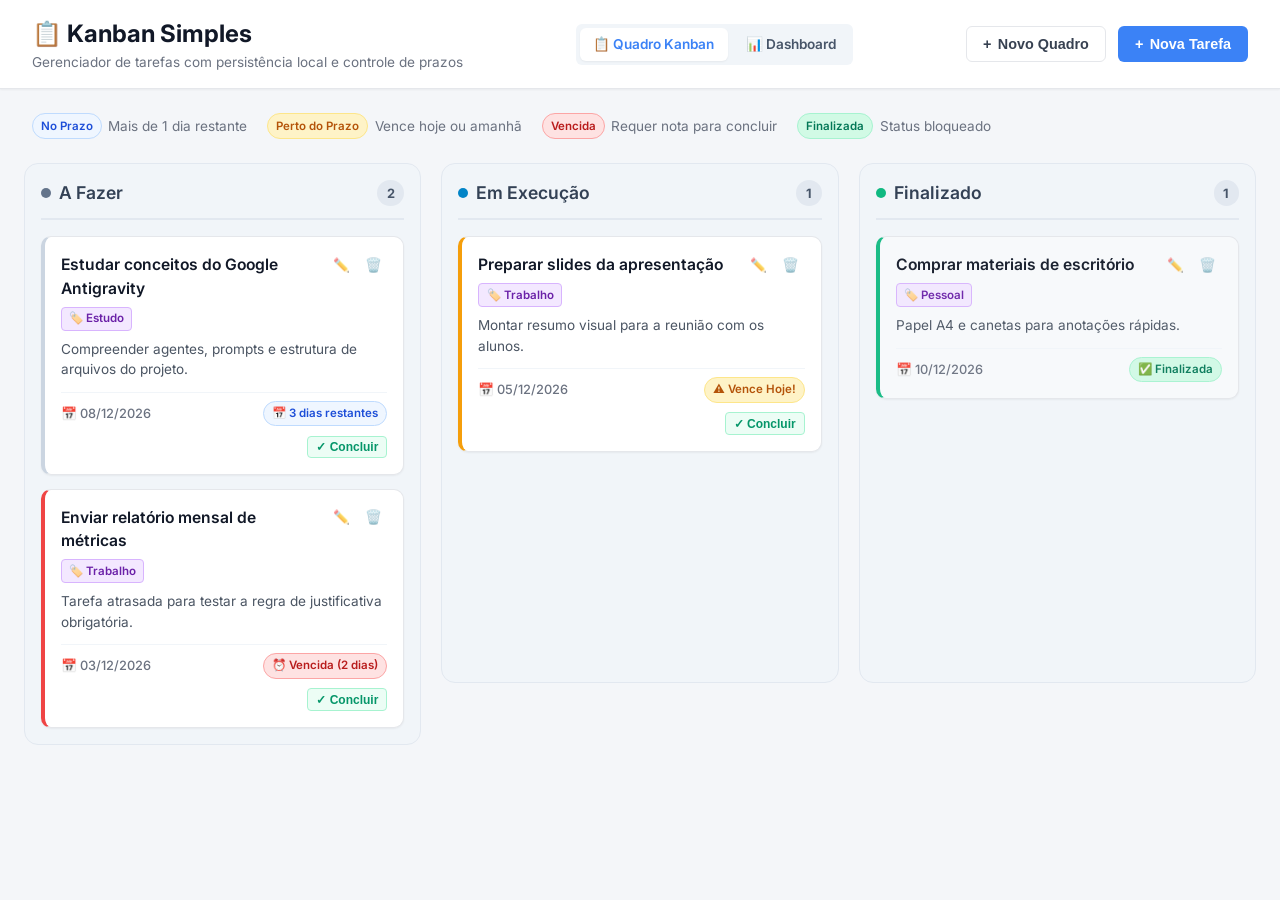
<file: index.html>
<!DOCTYPE html>
<html lang="pt-BR">
<head>
  <meta charset="UTF-8">
  <meta name="viewport" content="width=device-width, initial-scale=1.0">
  <title>Kanban Simples - Gestão de Tarefas</title>
  <link rel="stylesheet" href="style.css">
  <link rel="preconnect" href="https://fonts.googleapis.com">
  <link rel="preconnect" href="https://fonts.gstatic.com" crossorigin>
  <link href="https://fonts.googleapis.com/css2?family=Inter:wght@400;500;600;700&display=swap" rel="stylesheet">
</head>
<body>

  <!-- CABEÇALHO & NAVEGAÇÃO -->
  <header class="app-header">
    <div class="header-container">
      <div class="logo-area">
        <h1>📋 Kanban Simples</h1>
        <p class="subtitle">Gerenciador de tarefas com persistência local e controle de prazos</p>
      </div>

      <nav class="app-nav">
        <a href="index.html" class="nav-link active">📋 Quadro Kanban</a>
        <a href="dashboard.html" class="nav-link">📊 Dashboard</a>
      </nav>

      <div class="header-actions">
        <button id="btn-open-column-modal" class="btn btn-secondary">
          <span>+</span> Novo Quadro
        </button>
        <button id="btn-open-modal" class="btn btn-primary">
          <span>+</span> Nova Tarefa
        </button>
      </div>
    </div>
  </header>

  <!-- PAINEL DE LEGENDA / INFORMAÇÕES RÁPIDAS -->
  <section class="legend-bar">
    <div class="legend-item"><span class="badge badge-normal">No Prazo</span> Mais de 1 dia restante</div>
    <div class="legend-item"><span class="badge badge-warning">Perto do Prazo</span> Vence hoje ou amanhã</div>
    <div class="legend-item"><span class="badge badge-danger">Vencida</span> Requer nota para concluir</div>
    <div class="legend-item"><span class="badge badge-success">Finalizada</span> Status bloqueado</div>
  </section>

  <!-- QUADRO KANBAN DINÂMICO (Colunas fixas e personalizadas) -->
  <main class="kanban-board" id="kanban-board-container">
    <!-- As colunas serão renderizadas dinamicamente pelo script.js -->
  </main>

  <!-- MODAL: CRIAR / EDITAR TAREFA -->
  <div class="modal-overlay" id="task-modal" aria-hidden="true">
    <div class="modal-card">
      <div class="modal-header">
        <h3 id="modal-title">Nova Tarefa</h3>
        <button class="modal-close" id="btn-close-modal" aria-label="Fechar modal">&times;</button>
      </div>

      <form id="task-form">
        <input type="hidden" id="task-id">

        <div class="form-group">
          <label for="task-title-input">Título <span class="required">*</span></label>
          <input type="text" id="task-title-input" required placeholder="Ex: Preparar apresentação" maxlength="80">
        </div>

        <div class="form-group">
          <label for="task-desc-input">Descrição</label>
          <textarea id="task-desc-input" rows="3" placeholder="Detalhes adicionais da tarefa..."></textarea>
        </div>

        <div class="form-row">
          <div class="form-group">
            <label for="task-category-input">Categoria</label>
            <input list="category-datalist" id="task-category-input" placeholder="Ex: Trabalho, Estudo..." autocomplete="off">
            <datalist id="category-datalist">
              <option value="Trabalho">
              <option value="Estudo">
              <option value="Pessoal">
              <option value="Projetos">
              <option value="Geral">
            </datalist>
          </div>

          <div class="form-group">
            <label for="task-due-date">Prazo de Conclusão <span class="required">*</span></label>
            <input type="date" id="task-due-date" required>
          </div>
        </div>

        <div class="form-group">
          <label for="task-status-select">Quadro / Status</label>
          <select id="task-status-select">
            <!-- Opções geradas dinamicamente com base nas colunas cadastradas -->
          </select>
          <small id="status-hint" class="field-hint"></small>
        </div>

        <div class="modal-footer">
          <button type="button" class="btn btn-secondary" id="btn-cancel-modal">Cancelar</button>
          <button type="submit" class="btn btn-primary">Salvar Tarefa</button>
        </div>
      </form>
    </div>
  </div>

  <!-- MODAL: NOVO QUADRO (COLUNA PERSONALIZADA) -->
  <div class="modal-overlay" id="column-modal" aria-hidden="true">
    <div class="modal-card">
      <div class="modal-header">
        <h3>+ Novo Quadro / Coluna</h3>
        <button class="modal-close" id="btn-close-column-modal" aria-label="Fechar modal">&times;</button>
      </div>

      <form id="column-form">
        <p class="modal-description">
          Os quadros <strong>A Fazer</strong>, <strong>Em Execução</strong> e <strong>Finalizado</strong> são fixos. Novos quadros serão adicionados como etapas intermediárias do seu fluxo.
        </p>

        <div class="form-group">
          <label for="column-title-input">Nome do Novo Quadro <span class="required">*</span></label>
          <input type="text" id="column-title-input" required placeholder="Ex: Em Revisão, Testes, Bloqueado..." maxlength="30">
        </div>

        <div class="form-group">
          <label for="column-color-select">Cor Indicadora</label>
          <select id="column-color-select">
            <option value="#8b5cf6">🟣 Roxo (Revisão / Inspeção)</option>
            <option value="#ec4899">🌸 Rosa (Design / Criativo)</option>
            <option value="#f97316">🟠 Laranja (Aguardando / Bloqueado)</option>
            <option value="#06b6d4">🔵 Ciano (Testes / Validação)</option>
            <option value="#64748b">⚪ Cinza (Geral)</option>
          </select>
        </div>

        <div class="modal-footer">
          <button type="button" class="btn btn-secondary" id="btn-cancel-column">Cancelar</button>
          <button type="submit" class="btn btn-primary">Criar Quadro</button>
        </div>
      </form>
    </div>
  </div>

  <!-- MODAL: JUSTIFICATIVA OBRIGATÓRIA PARA TAREFA VENCIDA -->
  <div class="modal-overlay" id="overdue-modal" aria-hidden="true">
    <div class="modal-card">
      <div class="modal-header">
        <h3 class="danger-title">⚠️ Tarefa Vencida: Justificativa Obrigatória</h3>
        <button class="modal-close" id="btn-close-overdue-modal">&times;</button>
      </div>
      <div class="modal-body">
        <p class="modal-description">
          O prazo desta tarefa expirou. Conforme as regras do sistema, ela só pode ser finalizada mediante o preenchimento de uma nota justificando o atraso.
        </p>
        <div class="form-group">
          <label for="overdue-note-input">Nota / Justificativa do Atraso <span class="required">*</span></label>
          <textarea id="overdue-note-input" rows="3" placeholder="Ex: Atraso devido à espera de aprovação de material..." required></textarea>
          <span class="input-error-msg" id="overdue-error-msg">Por favor, informe a justificativa para poder finalizar.</span>
        </div>
      </div>
      <div class="modal-footer">
        <button type="button" class="btn btn-secondary" id="btn-cancel-overdue">Cancelar</button>
        <button type="button" class="btn btn-danger" id="btn-confirm-overdue">Finalizar com Justificativa</button>
      </div>
    </div>
  </div>

  <script src="script.js"></script>
</body>
</html>
</file>
<file: style.css>
/* ==========================================================================
   RESET & VARIÁVEIS GLOBAIS
   ========================================================================== */
:root {
  --bg-body: #f4f6f9;
  --bg-card: #ffffff;
  --text-main: #1f2937;
  --text-muted: #6b7280;
  --border-color: #e5e7eb;
  
  --primary: #3b82f6;
  --primary-hover: #2563eb;
  
  /* Cores de status das colunas */
  --color-todo: #64748b;
  --color-doing: #0284c7;
  --color-done: #10b981;

  /* Cores de alerta de prazos */
  --badge-normal-bg: #eff6ff;
  --badge-normal-text: #1d4ed8;
  --badge-normal-border: #bfdbfe;

  --badge-warning-bg: #fef3c7;
  --badge-warning-text: #b45309;
  --badge-warning-border: #fde68a;

  --badge-danger-bg: #fee2e2;
  --badge-danger-text: #b91c1c;
  --badge-danger-border: #fca5a5;

  --badge-success-bg: #d1fae5;
  --badge-success-text: #047857;
  --badge-success-border: #a7f3d0;

  --shadow-sm: 0 1px 2px 0 rgba(0, 0, 0, 0.05);
  --shadow-md: 0 4px 6px -1px rgba(0, 0, 0, 0.1), 0 2px 4px -1px rgba(0, 0, 0, 0.06);
  --shadow-lg: 0 10px 15px -3px rgba(0, 0, 0, 0.1), 0 4px 6px -2px rgba(0, 0, 0, 0.05);
  
  --radius-sm: 6px;
  --radius-md: 10px;
  --radius-lg: 14px;
}

* {
  box-sizing: border-box;
  margin: 0;
  padding: 0;
}

body {
  font-family: 'Inter', -apple-system, BlinkMacSystemFont, 'Segoe UI', Roboto, sans-serif;
  background-color: var(--bg-body);
  color: var(--text-main);
  line-height: 1.5;
  min-height: 100vh;
  display: flex;
  flex-direction: column;
}

/* ==========================================================================
   CABEÇALHO & NAVEGAÇÃO
   ========================================================================== */
.app-header {
  background: #ffffff;
  border-bottom: 1px solid var(--border-color);
  padding: 1rem 2rem;
  box-shadow: var(--shadow-sm);
}

.header-container {
  max-width: 1400px;
  margin: 0 auto;
  display: flex;
  justify-content: space-between;
  align-items: center;
  flex-wrap: wrap;
  gap: 1rem;
}

.logo-area h1 {
  font-size: 1.5rem;
  font-weight: 700;
  color: #111827;
}

.subtitle {
  font-size: 0.85rem;
  color: var(--text-muted);
}

.header-actions {
  display: flex;
  align-items: center;
  gap: 0.75rem;
  flex-wrap: wrap;
}

.app-nav {
  display: flex;
  background: #f1f5f9;
  padding: 0.25rem;
  border-radius: var(--radius-sm);
  gap: 0.25rem;
}

.nav-link {
  text-decoration: none;
  font-size: 0.85rem;
  font-weight: 600;
  color: #475569;
  padding: 0.4rem 0.85rem;
  border-radius: var(--radius-sm);
  transition: all 0.15s ease;
  display: inline-flex;
  align-items: center;
  gap: 0.4rem;
}

.nav-link:hover {
  color: var(--text-main);
  background: rgba(255, 255, 255, 0.6);
}

.nav-link.active {
  background: #ffffff;
  color: var(--primary);
  box-shadow: var(--shadow-sm);
}

/* ==========================================================================
   BARRA DE LEGENDA
   ========================================================================== */
.legend-bar {
  max-width: 1300px;
  width: 100%;
  margin: 1rem auto 0;
  padding: 0.5rem 2rem;
  display: flex;
  flex-wrap: wrap;
  align-items: center;
  gap: 1.25rem;
  font-size: 0.85rem;
  color: var(--text-muted);
}

.legend-item {
  display: flex;
  align-items: center;
  gap: 0.4rem;
}

/* ==========================================================================
   QUADRO KANBAN
   ========================================================================== */
.kanban-board {
  max-width: 1400px;
  width: 100%;
  margin: 1rem auto 2rem;
  padding: 0 1.5rem 1.5rem;
  flex: 1;
  display: flex;
  gap: 1.25rem;
  align-items: flex-start;
  overflow-x: auto;
}

.kanban-column {
  background: #f1f5f9;
  border: 1px solid #e2e8f0;
  border-radius: var(--radius-lg);
  padding: 1rem;
  display: flex;
  flex-direction: column;
  min-width: 310px;
  flex: 1;
  min-height: 520px;
  transition: background-color 0.2s ease, border-color 0.2s ease;
}

.column-header {
  display: flex;
  justify-content: space-between;
  align-items: center;
  margin-bottom: 1rem;
  padding-bottom: 0.75rem;
  border-bottom: 2px solid #e2e8f0;
  position: relative;
}

.column-header-right {
  display: flex;
  align-items: center;
  gap: 0.5rem;
}

.btn-delete-column {
  background: transparent;
  border: none;
  cursor: pointer;
  color: var(--text-muted);
  font-size: 0.85rem;
  padding: 0.15rem 0.3rem;
  border-radius: 4px;
  transition: all 0.15s ease;
}

.btn-delete-column:hover {
  background: #fee2e2;
  color: #dc2626;
}

.column-title {
  display: flex;
  align-items: center;
  gap: 0.5rem;
}

.column-indicator {
  width: 10px;
  height: 10px;
  border-radius: 50%;
}
.indicator-todo { background: var(--color-todo); }
.indicator-doing { background: var(--color-doing); }
.indicator-done { background: var(--color-done); }

.column-header h2 {
  font-size: 1.1rem;
  font-weight: 600;
  color: #334155;
}

.task-count {
  background: #e2e8f0;
  color: #475569;
  font-size: 0.8rem;
  font-weight: 700;
  padding: 0.2rem 0.6rem;
  border-radius: 9999px;
}

/* Lista de Tarefas (Drop Zone) */
.task-list {
  display: flex;
  flex-direction: column;
  gap: 0.85rem;
  flex: 1;
  min-height: 200px;
  transition: all 0.2s ease;
  border-radius: var(--radius-md);
}

/* Feedback visual de Drop Zone */
.kanban-column.drag-over {
  background-color: #e0f2fe;
  border-color: #38bdf8;
}

/* ==========================================================================
   CARTÕES DE TAREFA
   ========================================================================== */
.task-card {
  background: var(--bg-card);
  border: 1px solid var(--border-color);
  border-radius: var(--radius-md);
  padding: 1rem;
  box-shadow: var(--shadow-sm);
  cursor: grab;
  position: relative;
  transition: transform 0.15s ease, box-shadow 0.15s ease, border-color 0.15s ease;
  border-left: 4px solid #cbd5e1;
}

.task-card:hover {
  transform: translateY(-2px);
  box-shadow: var(--shadow-md);
}

.task-card:active {
  cursor: grabbing;
}

/* Cartão sendo arrastado */
.task-card.dragging {
  opacity: 0.4;
  border: 2px dashed #3b82f6;
  transform: scale(0.98);
}

/* Estilo para cartão finalizado */
.task-card.is-done {
  cursor: default !important;
  background: #f8fafc;
  border-left-color: var(--color-done);
  opacity: 0.95;
}

.task-card.is-done:hover {
  transform: none;
}

/* Destaque de bordas laterais por prazo */
.task-card.card-warning {
  border-left-color: #f59e0b;
}
.task-card.card-danger {
  border-left-color: #ef4444;
}

/* Cabeçalho do Card */
.task-card-header {
  display: flex;
  justify-content: space-between;
  align-items: flex-start;
  gap: 0.5rem;
  margin-bottom: 0.4rem;
}

.task-card-title {
  font-size: 0.98rem;
  font-weight: 600;
  color: #111827;
  word-break: break-word;
}

.task-actions {
  display: flex;
  gap: 0.25rem;
  opacity: 0.7;
  transition: opacity 0.2s ease;
}

.task-card:hover .task-actions {
  opacity: 1;
}

.btn-icon {
  background: transparent;
  border: none;
  cursor: pointer;
  padding: 0.2rem 0.35rem;
  border-radius: 4px;
  font-size: 0.85rem;
  color: var(--text-muted);
  transition: background-color 0.15s ease, color 0.15s ease;
}

.btn-icon:hover {
  background: #f1f5f9;
  color: var(--text-main);
}

.btn-icon.btn-delete:hover {
  background: #fee2e2;
  color: #dc2626;
}

.task-card-desc {
  font-size: 0.85rem;
  color: #4b5563;
  margin-bottom: 0.75rem;
  word-break: break-word;
  white-space: pre-wrap;
}

/* Rodapé do Card */
.task-card-footer {
  display: flex;
  justify-content: space-between;
  align-items: center;
  flex-wrap: wrap;
  gap: 0.5rem;
  font-size: 0.8rem;
  margin-top: 0.5rem;
  padding-top: 0.5rem;
  border-top: 1px solid #f1f5f9;
}

.task-due-date {
  color: var(--text-muted);
  font-weight: 500;
  display: flex;
  align-items: center;
  gap: 0.25rem;
}

/* Botão de Conclusão Rápida (para permitir finalizar antes do prazo) */
.btn-finish-quick {
  background: #ecfdf5;
  color: #059669;
  border: 1px solid #a7f3d0;
  border-radius: 4px;
  padding: 0.2rem 0.5rem;
  font-size: 0.75rem;
  font-weight: 600;
  cursor: pointer;
  transition: all 0.15s ease;
}

.btn-finish-quick:hover {
  background: #059669;
  color: #ffffff;
}

/* Nota de justificativa para atraso */
.task-overdue-note {
  margin-top: 0.6rem;
  padding: 0.5rem 0.65rem;
  background: #fffbeb;
  border-left: 3px solid #f59e0b;
  border-radius: 4px;
  font-size: 0.78rem;
  color: #92400e;
}

.task-overdue-note strong {
  display: block;
  font-weight: 600;
  margin-bottom: 0.15rem;
}

/* ==========================================================================
   BADGES (ALERTAS VISUAIS DE PRAZO)
   ========================================================================== */
.badge {
  display: inline-flex;
  align-items: center;
  gap: 0.25rem;
  padding: 0.2rem 0.5rem;
  border-radius: 9999px;
  font-size: 0.72rem;
  font-weight: 600;
  border: 1px solid transparent;
}

.badge-normal {
  background: var(--badge-normal-bg);
  color: var(--badge-normal-text);
  border-color: var(--badge-normal-border);
}

.badge-warning {
  background: var(--badge-warning-bg);
  color: var(--badge-warning-text);
  border-color: var(--badge-warning-border);
}

.badge-danger {
  background: var(--badge-danger-bg);
  color: var(--badge-danger-text);
  border-color: var(--badge-danger-border);
}

.badge-success {
  background: var(--badge-success-bg);
  color: var(--badge-success-text);
  border-color: var(--badge-success-border);
}

/* ==========================================================================
   BOTÕES E COMPONENTES DE FORMULÁRIO
   ========================================================================== */
.btn {
  display: inline-flex;
  align-items: center;
  justify-content: center;
  gap: 0.4rem;
  padding: 0.55rem 1rem;
  font-size: 0.9rem;
  font-weight: 600;
  border-radius: var(--radius-sm);
  border: 1px solid transparent;
  cursor: pointer;
  transition: all 0.15s ease;
}

.btn-primary {
  background: var(--primary);
  color: #ffffff;
}
.btn-primary:hover {
  background: var(--primary-hover);
}

.btn-secondary {
  background: #ffffff;
  color: #374151;
  border-color: var(--border-color);
}
.btn-secondary:hover {
  background: #f9fafb;
}

.btn-danger {
  background: #dc2626;
  color: #ffffff;
}
.btn-danger:hover {
  background: #b91c1c;
}

/* ==========================================================================
   MODAIS
   ========================================================================== */
.modal-overlay {
  position: fixed;
  top: 0;
  left: 0;
  width: 100vw;
  height: 100vh;
  background: rgba(15, 23, 42, 0.5);
  backdrop-filter: blur(2px);
  display: none;
  align-items: center;
  justify-content: center;
  z-index: 1000;
  padding: 1rem;
}

.modal-overlay.active {
  display: flex;
}

.modal-card {
  background: #ffffff;
  border-radius: var(--radius-lg);
  box-shadow: var(--shadow-lg);
  width: 100%;
  max-width: 480px;
  overflow: hidden;
  animation: modalEnter 0.2s ease-out;
}

@keyframes modalEnter {
  from {
    opacity: 0;
    transform: translateY(12px) scale(0.97);
  }
  to {
    opacity: 1;
    transform: translateY(0) scale(1);
  }
}

.modal-header {
  display: flex;
  justify-content: space-between;
  align-items: center;
  padding: 1.15rem 1.5rem;
  border-bottom: 1px solid var(--border-color);
}

.modal-header h3 {
  font-size: 1.15rem;
  font-weight: 600;
  color: #111827;
}

.danger-title {
  color: #b91c1c !important;
}

.modal-close {
  background: transparent;
  border: none;
  font-size: 1.6rem;
  line-height: 1;
  color: var(--text-muted);
  cursor: pointer;
  padding: 0 0.3rem;
}

.modal-close:hover {
  color: #111827;
}

.modal-body {
  padding: 1.25rem 1.5rem;
}

.modal-description {
  font-size: 0.88rem;
  color: #4b5563;
  margin-bottom: 1rem;
}

form {
  padding: 1.25rem 1.5rem;
}

.form-group {
  margin-bottom: 1rem;
  display: flex;
  flex-direction: column;
  gap: 0.35rem;
}

.form-row {
  display: grid;
  grid-template-columns: 1fr 1fr;
  gap: 1rem;
}

label {
  font-size: 0.85rem;
  font-weight: 600;
  color: #374151;
}

.required {
  color: #dc2626;
}

input[type="text"],
input[type="date"],
textarea,
select {
  width: 100%;
  padding: 0.55rem 0.75rem;
  border: 1px solid var(--border-color);
  border-radius: var(--radius-sm);
  font-family: inherit;
  font-size: 0.9rem;
  color: var(--text-main);
  background-color: #fff;
  transition: border-color 0.15s ease, box-shadow 0.15s ease;
}

input:focus,
textarea:focus,
select:focus {
  outline: none;
  border-color: var(--primary);
  box-shadow: 0 0 0 3px rgba(59, 130, 246, 0.15);
}

.field-hint {
  font-size: 0.75rem;
  color: var(--text-muted);
}

.input-error-msg {
  display: none;
  font-size: 0.78rem;
  color: #dc2626;
  font-weight: 500;
}

.modal-footer {
  display: flex;
  justify-content: flex-end;
  gap: 0.75rem;
  padding: 1rem 1.5rem;
  border-top: 1px solid var(--border-color);
  background: #f9fafb;
}

/* Badge de Categoria */
.badge-category {
  background: #f3e8ff;
  color: #6b21a8;
  border: 1px solid #d8b4fe;
  display: inline-flex;
  align-items: center;
  gap: 0.25rem;
  padding: 0.15rem 0.45rem;
  border-radius: 4px;
  font-size: 0.72rem;
  font-weight: 600;
}

.task-card-meta {
  display: flex;
  align-items: center;
  gap: 0.4rem;
  margin-bottom: 0.5rem;
  flex-wrap: wrap;
}

/* ==========================================================================
   PÁGINA DO DASHBOARD
   ========================================================================== */
.dashboard-main {
  max-width: 1400px;
  width: 100%;
  margin: 1.5rem auto 3rem;
  padding: 0 1.5rem;
  flex: 1;
}

.dashboard-title-bar {
  display: flex;
  justify-content: space-between;
  align-items: center;
  margin-bottom: 1.5rem;
  flex-wrap: wrap;
  gap: 1rem;
}

.dashboard-title-bar h2 {
  font-size: 1.4rem;
  font-weight: 700;
  color: #111827;
}

/* Grid de Indicadores (KPIs) */
.kpi-grid {
  display: grid;
  grid-template-columns: repeat(auto-fit, minmax(240px, 1fr));
  gap: 1.25rem;
  margin-bottom: 2rem;
}

.kpi-card {
  background: #ffffff;
  border-radius: var(--radius-lg);
  border: 1px solid var(--border-color);
  padding: 1.25rem 1.5rem;
  box-shadow: var(--shadow-sm);
  display: flex;
  align-items: center;
  gap: 1.2rem;
  transition: transform 0.15s ease, box-shadow 0.15s ease;
}

.kpi-card:hover {
  transform: translateY(-2px);
  box-shadow: var(--shadow-md);
}

.kpi-icon {
  width: 52px;
  height: 52px;
  border-radius: 12px;
  display: flex;
  align-items: center;
  justify-content: center;
  font-size: 1.6rem;
  flex-shrink: 0;
}

.kpi-icon.icon-done {
  background: #ecfdf5;
  color: #059669;
}

.kpi-icon.icon-doing {
  background: #e0f2fe;
  color: #0284c7;
}

.kpi-icon.icon-pending {
  background: #fef3c7;
  color: #d97706;
}

.kpi-icon.icon-overdue-done {
  background: #fee2e2;
  color: #dc2626;
}

.kpi-info {
  display: flex;
  flex-direction: column;
}

.kpi-value {
  font-size: 1.8rem;
  font-weight: 700;
  color: #111827;
  line-height: 1.2;
}

.kpi-label {
  font-size: 0.85rem;
  color: var(--text-muted);
  font-weight: 500;
}

/* Grid de Gráficos e Detalhes */
.charts-grid {
  display: grid;
  grid-template-columns: 2fr 1fr;
  gap: 1.5rem;
  align-items: start;
}

@media (max-width: 1024px) {
  .charts-grid {
    grid-template-columns: 1fr;
  }
}

.chart-card {
  background: #ffffff;
  border-radius: var(--radius-lg);
  border: 1px solid var(--border-color);
  padding: 1.5rem;
  box-shadow: var(--shadow-sm);
}

.chart-card-header {
  display: flex;
  justify-content: space-between;
  align-items: center;
  margin-bottom: 1.25rem;
  padding-bottom: 0.75rem;
  border-bottom: 1px solid var(--border-color);
}

.chart-card-header h3 {
  font-size: 1.05rem;
  font-weight: 600;
  color: #1f2937;
}

.chart-wrapper {
  position: relative;
  width: 100%;
  min-height: 320px;
}

/* Tabela e Lista de Categorias */
.category-summary-list {
  display: flex;
  flex-direction: column;
  gap: 0.75rem;
}

.category-summary-item {
  display: flex;
  justify-content: space-between;
  align-items: center;
  padding: 0.75rem 1rem;
  background: #f8fafc;
  border: 1px solid #e2e8f0;
  border-radius: var(--radius-sm);
}

.category-summary-name {
  display: flex;
  align-items: center;
  gap: 0.5rem;
  font-size: 0.9rem;
  font-weight: 600;
  color: #334155;
}

.category-summary-count {
  font-size: 0.95rem;
  font-weight: 700;
  color: var(--primary);
  background: #eff6ff;
  padding: 0.15rem 0.6rem;
  border-radius: 9999px;
}

/* ==========================================================================
   RESPONSIVIDADE
   ========================================================================== */
@media (max-width: 900px) {
  .form-row {
    grid-template-columns: 1fr;
  }
}
</file>
